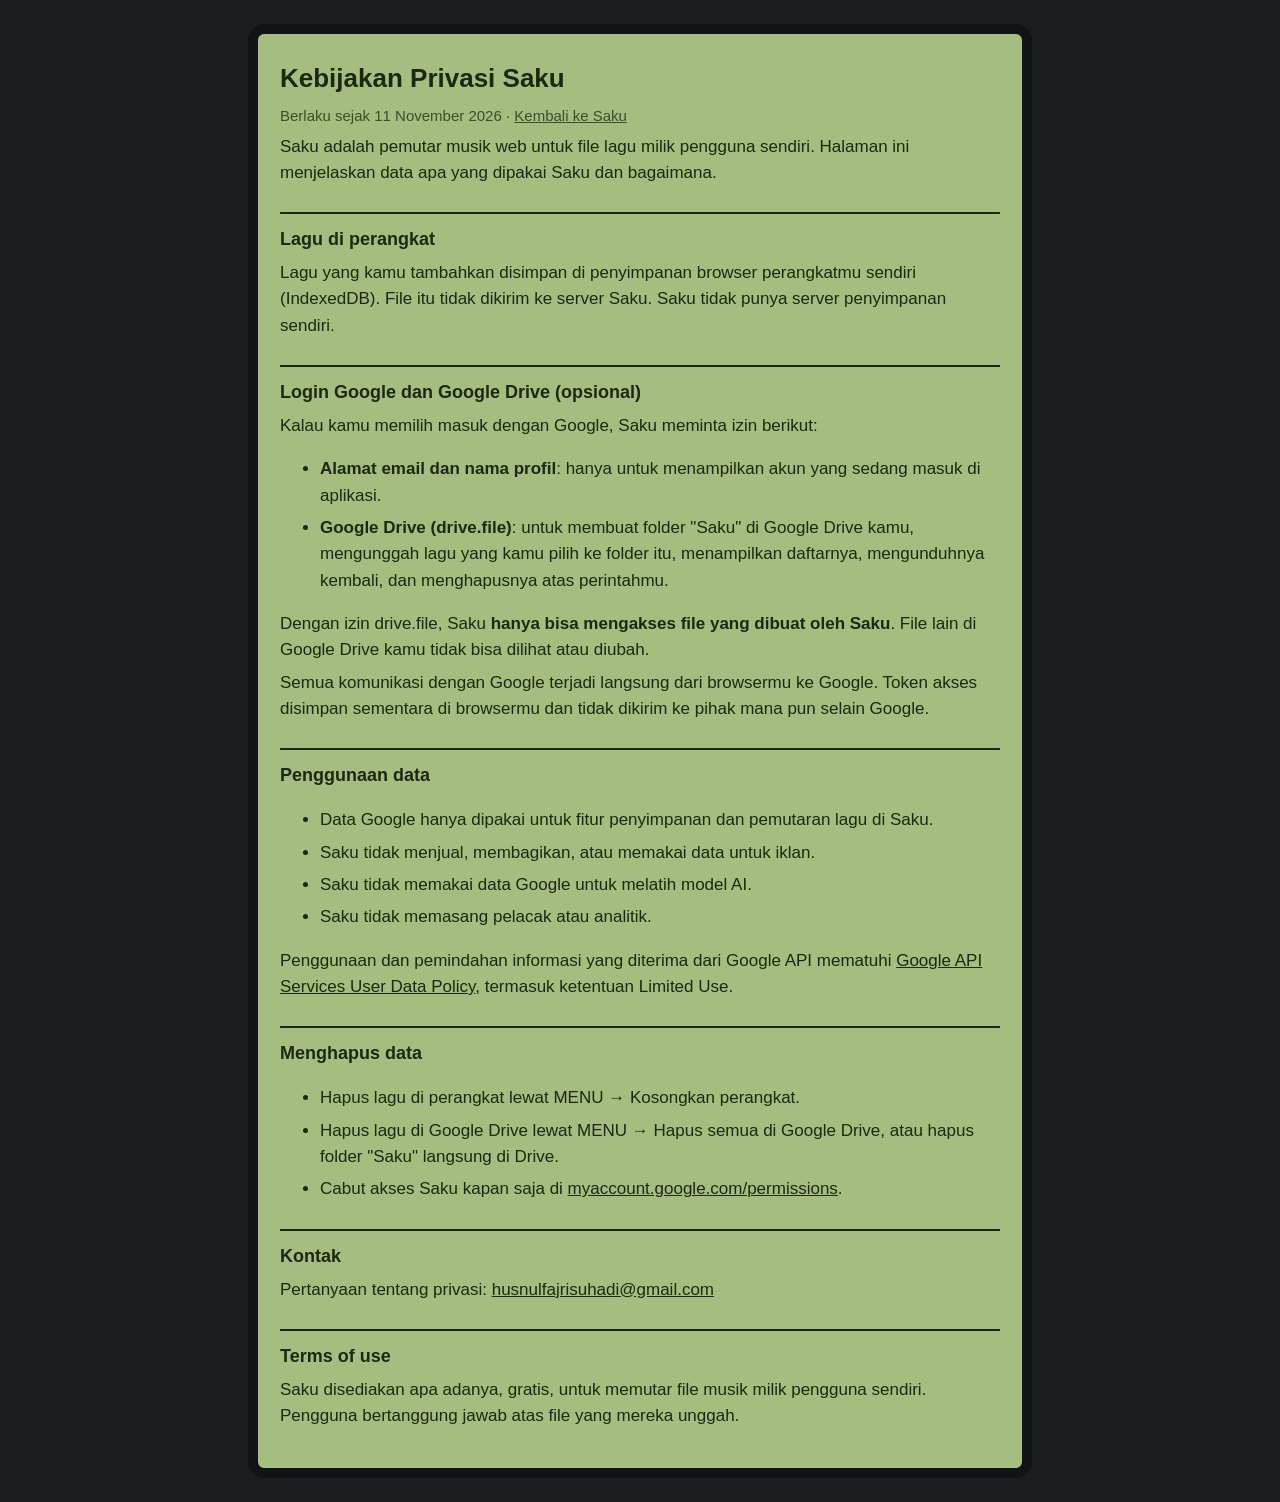
<file: privacy.html>
<!DOCTYPE html>
<html lang="id">
<head>
  <meta charset="utf-8">
  <meta name="viewport" content="width=device-width, initial-scale=1">
  <title>Kebijakan Privasi – Saku</title>
  <style>
    body { margin: 0; background: #1c1d21; color: #1c2812; font: 17px/1.55 -apple-system, BlinkMacSystemFont, "Segoe UI", Roboto, sans-serif; }
    main { max-width: 720px; margin: 24px auto; background: #a6bd80; border: 10px solid #121316; border-radius: 16px; padding: 24px 22px 32px; }
    h1 { margin: 0 0 4px; font-size: 26px; }
    h2 { font-size: 18px; margin: 26px 0 6px; border-top: 2px solid #1c2812; padding-top: 12px; }
    p, li { margin: 6px 0; }
    .muted { opacity: .75; font-size: 15px; }
    a { color: #1c2812; }
  </style>
</head>
<body>
<main>
  <h1>Kebijakan Privasi Saku</h1>
  <p class="muted">Berlaku sejak 11 November 2026 · <a href="/">Kembali ke Saku</a></p>

  <p>Saku adalah pemutar musik web untuk file lagu milik pengguna sendiri. Halaman ini menjelaskan data apa yang dipakai Saku dan bagaimana.</p>

  <h2>Lagu di perangkat</h2>
  <p>Lagu yang kamu tambahkan disimpan di penyimpanan browser perangkatmu sendiri (IndexedDB). File itu tidak dikirim ke server Saku. Saku tidak punya server penyimpanan sendiri.</p>

  <h2>Login Google dan Google Drive (opsional)</h2>
  <p>Kalau kamu memilih masuk dengan Google, Saku meminta izin berikut:</p>
  <ul>
    <li><b>Alamat email dan nama profil</b>: hanya untuk menampilkan akun yang sedang masuk di aplikasi.</li>
    <li><b>Google Drive (drive.file)</b>: untuk membuat folder "Saku" di Google Drive kamu, mengunggah lagu yang kamu pilih ke folder itu, menampilkan daftarnya, mengunduhnya kembali, dan menghapusnya atas perintahmu.</li>
  </ul>
  <p>Dengan izin drive.file, Saku <b>hanya bisa mengakses file yang dibuat oleh Saku</b>. File lain di Google Drive kamu tidak bisa dilihat atau diubah.</p>
  <p>Semua komunikasi dengan Google terjadi langsung dari browsermu ke Google. Token akses disimpan sementara di browsermu dan tidak dikirim ke pihak mana pun selain Google.</p>

  <h2>Penggunaan data</h2>
  <ul>
    <li>Data Google hanya dipakai untuk fitur penyimpanan dan pemutaran lagu di Saku.</li>
    <li>Saku tidak menjual, membagikan, atau memakai data untuk iklan.</li>
    <li>Saku tidak memakai data Google untuk melatih model AI.</li>
    <li>Saku tidak memasang pelacak atau analitik.</li>
  </ul>
  <p>Penggunaan dan pemindahan informasi yang diterima dari Google API mematuhi <a href="https://developers.google.com/terms/api-services-user-data-policy">Google API Services User Data Policy</a>, termasuk ketentuan Limited Use.</p>

  <h2>Menghapus data</h2>
  <ul>
    <li>Hapus lagu di perangkat lewat MENU → Kosongkan perangkat.</li>
    <li>Hapus lagu di Google Drive lewat MENU → Hapus semua di Google Drive, atau hapus folder "Saku" langsung di Drive.</li>
    <li>Cabut akses Saku kapan saja di <a href="https://myaccount.google.com/permissions">myaccount.google.com/permissions</a>.</li>
  </ul>

  <h2>Kontak</h2>
  <p>Pertanyaan tentang privasi: <a href="mailto:husnulfajrisuhadi@gmail.com">husnulfajrisuhadi@gmail.com</a></p>

  <h2>Terms of use</h2>
  <p>Saku disediakan apa adanya, gratis, untuk memutar file musik milik pengguna sendiri. Pengguna bertanggung jawab atas file yang mereka unggah.</p>
</main>
</body>
</html>
</file>
